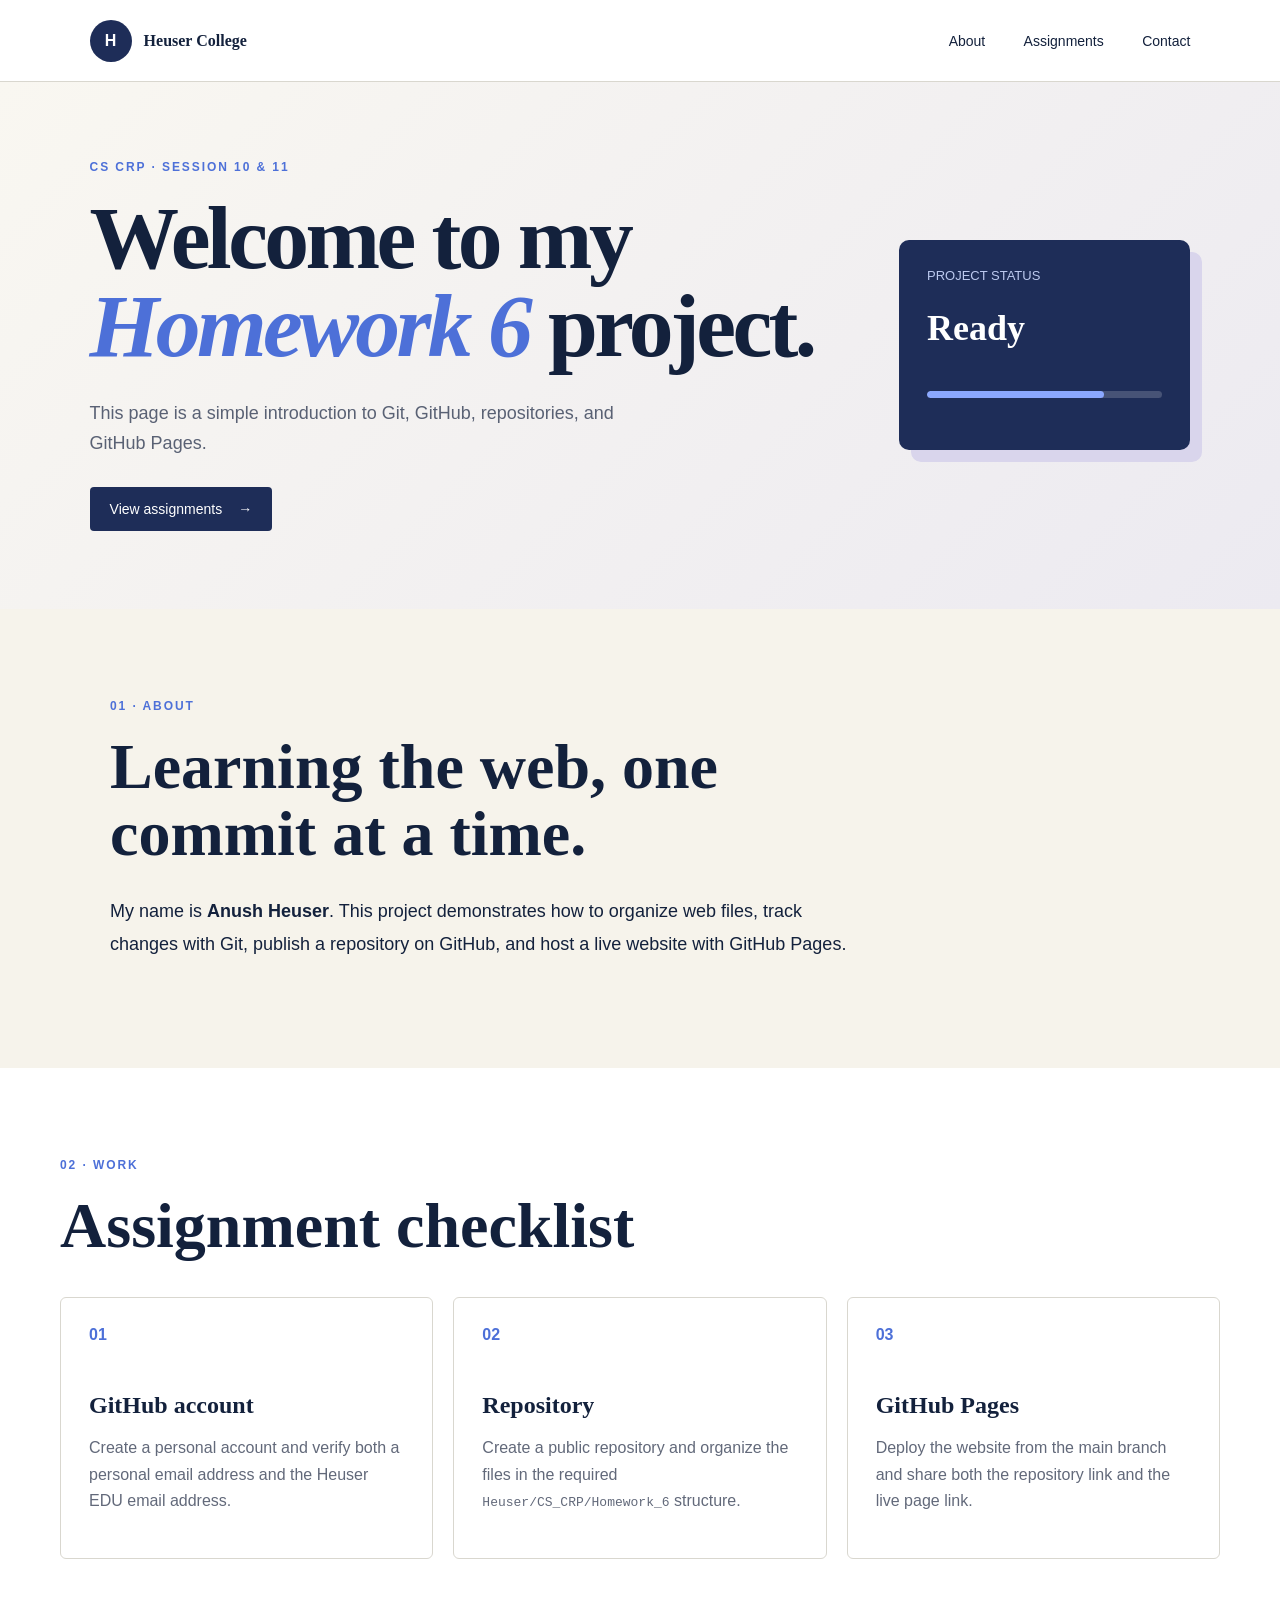
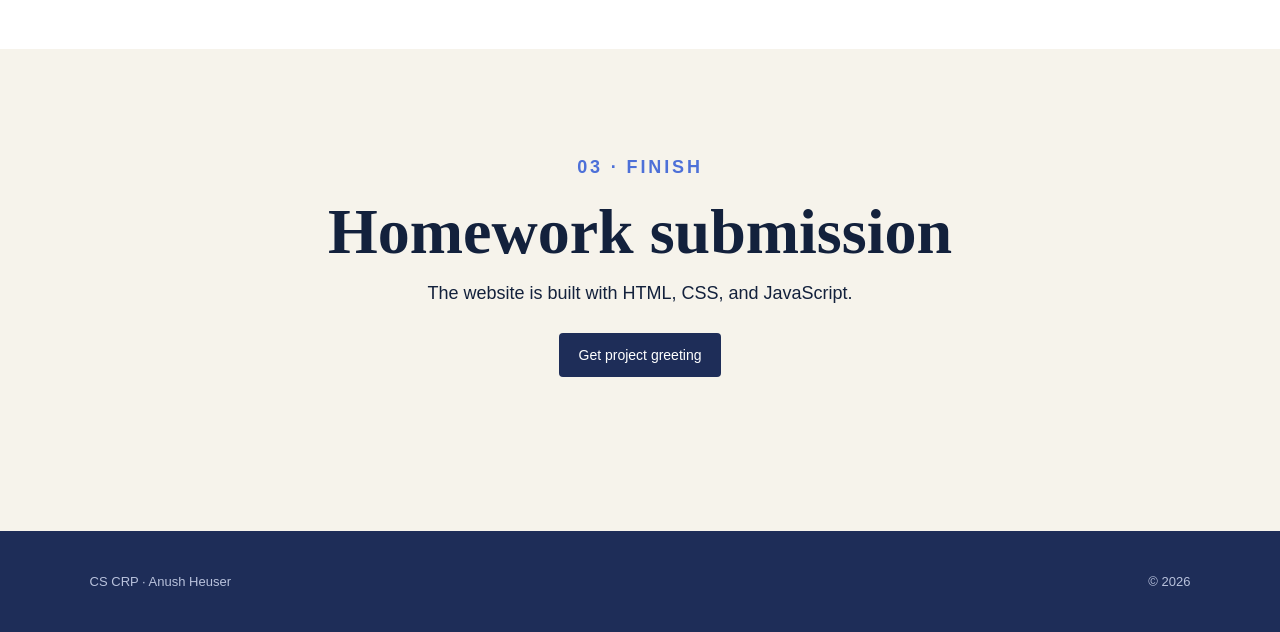
<file: Heuser/CS_CRP/Homework_6/index.html>
<!doctype html>
<html lang="en">
  <head>
    <meta charset="UTF-8">
    <meta name="viewport" content="width=device-width, initial-scale=1.0">
    <meta name="description" content="Anush Heuser's Computer Science homework website">
    <title>CS CRP | Heuser | Homework 6</title>
    <link rel="stylesheet" href="style.css">
  </head>
  <body>
    <header class="site-header">
      <a class="brand" href="#top" aria-label="Go to top">
        <span class="brand-mark">H</span>
        <span>Heuser College</span>
      </a>
      <nav aria-label="Main navigation">
        <a href="#about">About</a>
        <a href="#assignments">Assignments</a>
        <a href="#contact">Contact</a>
      </nav>
    </header>

    <main id="top">
      <section class="hero">
        <div class="hero-copy">
          <p class="eyebrow">CS CRP · Session 10 &amp; 11</p>
          <h1>Welcome to my<br><em>Homework 6</em> project.</h1>
          <p class="intro">This page is a simple introduction to Git, GitHub, repositories, and GitHub Pages.</p>
          <a class="button" href="#assignments">View assignments <span aria-hidden="true">→</span></a>
        </div>
        <div class="hero-card" aria-label="Project status">
          <p>Project status</p>
          <strong id="status">Ready</strong>
          <div class="progress"><span></span></div>
        </div>
      </section>

      <section id="about" class="section">
        <div class="section-heading">
          <p class="eyebrow">01 · About</p>
          <h2>Learning the web, one commit at a time.</h2>
        </div>
        <p>My name is <strong>Anush Heuser</strong>. This project demonstrates how to organize web files, track changes with Git, publish a repository on GitHub, and host a live website with GitHub Pages.</p>
      </section>

      <section id="assignments" class="section assignments">
        <div class="section-heading">
          <p class="eyebrow">02 · Work</p>
          <h2>Assignment checklist</h2>
        </div>
        <div class="card-grid">
          <article class="card">
            <span class="number">01</span>
            <h3>GitHub account</h3>
            <p>Create a personal account and verify both a personal email address and the Heuser EDU email address.</p>
          </article>
          <article class="card">
            <span class="number">02</span>
            <h3>Repository</h3>
            <p>Create a public repository and organize the files in the required <code>Heuser/CS_CRP/Homework_6</code> structure.</p>
          </article>
          <article class="card">
            <span class="number">03</span>
            <h3>GitHub Pages</h3>
            <p>Deploy the website from the main branch and share both the repository link and the live page link.</p>
          </article>
        </div>
      </section>

      <section id="contact" class="section contact">
        <p class="eyebrow">03 · Finish</p>
        <h2>Homework submission</h2>
        <p>The website is built with HTML, CSS, and JavaScript.</p>
        <button id="greeting-button" class="button" type="button">Get project greeting</button>
        <p id="greeting" role="status" aria-live="polite"></p>
      </section>
    </main>

    <footer>
      <p>CS CRP · Anush Heuser</p>
      <p id="year"></p>
    </footer>

    <script src="script.js"></script>
  </body>
</html>
</file>
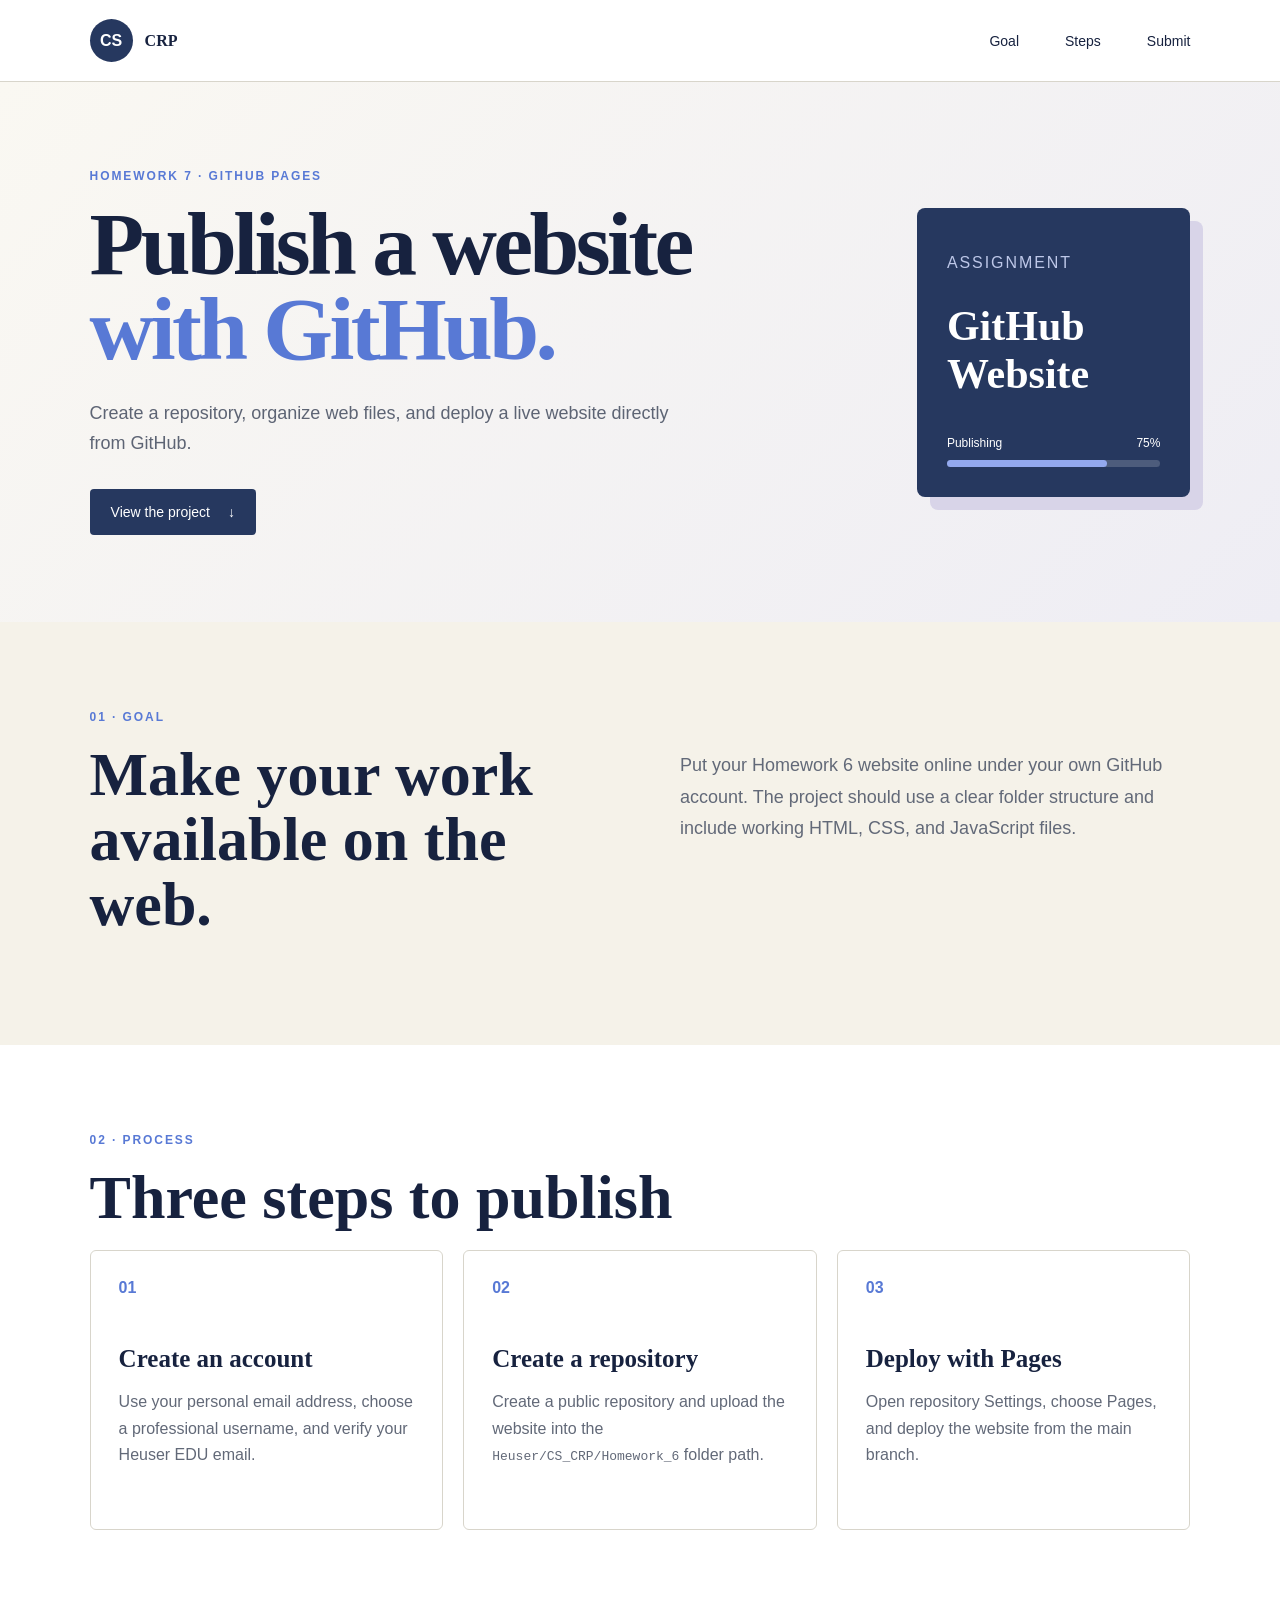
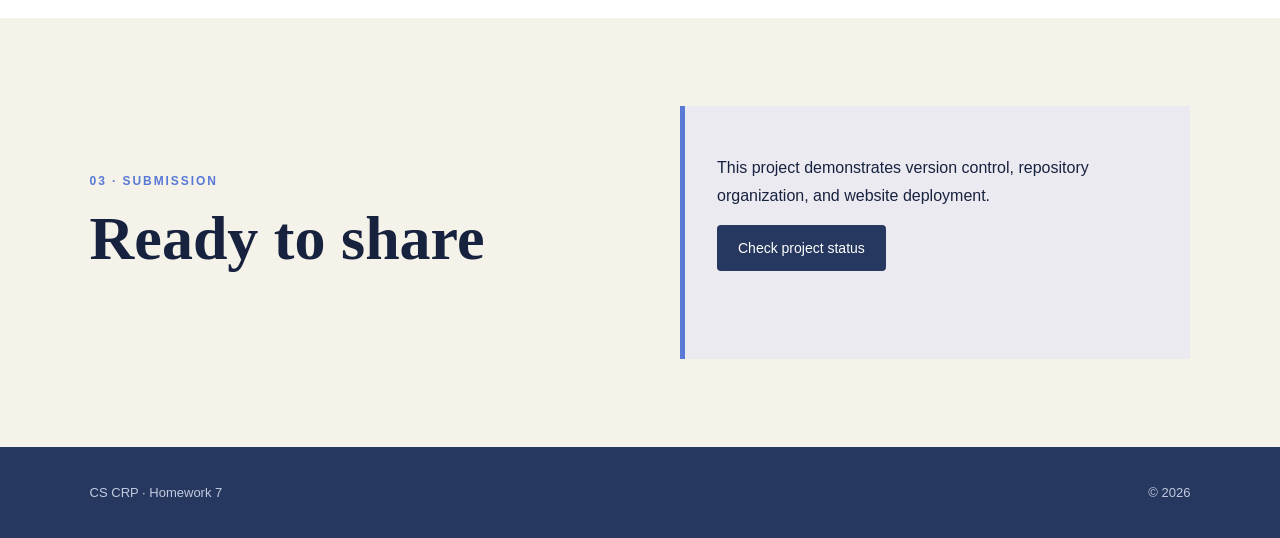
<file: Heuser/CS_CRP/Homework_7/index.html>
<!doctype html>
<html lang="en">
<head>
  <meta charset="UTF-8">
  <meta name="viewport" content="width=device-width, initial-scale=1.0">
  <meta name="description" content="Homework 7 website using GitHub Pages">
  <title>Homework 7 | GitHub Pages</title>
  <link rel="stylesheet" href="style.css">
</head>
<body>
  <header class="topbar">
    <a class="logo" href="#top" aria-label="Homework 7 home">
      <span class="logo-mark">CS</span>
      <span>CRP</span>
    </a>
    <nav aria-label="Primary navigation">
      <a href="#goal">Goal</a>
      <a href="#steps">Steps</a>
      <a href="#submit">Submit</a>
    </nav>
  </header>

  <main id="top">
    <section class="hero">
      <div class="hero-copy">
        <p class="eyebrow">Homework 7 · GitHub Pages</p>
        <h1>Publish a website<br><span>with GitHub.</span></h1>
        <p class="lead">Create a repository, organize web files, and deploy a live website directly from GitHub.</p>
        <a class="button" href="#goal">View the project <span aria-hidden="true">↓</span></a>
      </div>
      <div class="hero-panel" aria-label="Project overview">
        <p>Assignment</p>
        <strong>GitHub<br>Website</strong>
        <div class="status"><span>Publishing</span><span>75%</span></div>
        <div class="progress"><span></span></div>
      </div>
    </section>

    <section id="goal" class="section intro-section">
      <p class="eyebrow">01 · Goal</p>
      <div class="two-column">
        <h2>Make your work available on the web.</h2>
        <p>Put your Homework 6 website online under your own GitHub account. The project should use a clear folder structure and include working HTML, CSS, and JavaScript files.</p>
      </div>
    </section>

    <section id="steps" class="section steps">
      <p class="eyebrow">02 · Process</p>
      <h2>Three steps to publish</h2>
      <div class="cards">
        <article>
          <span>01</span>
          <h3>Create an account</h3>
          <p>Use your personal email address, choose a professional username, and verify your Heuser EDU email.</p>
        </article>
        <article>
          <span>02</span>
          <h3>Create a repository</h3>
          <p>Create a public repository and upload the website into the <code>Heuser/CS_CRP/Homework_6</code> folder path.</p>
        </article>
        <article>
          <span>03</span>
          <h3>Deploy with Pages</h3>
          <p>Open repository Settings, choose Pages, and deploy the website from the main branch.</p>
        </article>
      </div>
    </section>

    <section id="submit" class="section submit-section">
      <div>
        <p class="eyebrow">03 · Submission</p>
        <h2>Ready to share</h2>
      </div>
      <div class="submit-box">
        <p>This project demonstrates version control, repository organization, and website deployment.</p>
        <button id="check-button" type="button">Check project status</button>
        <p id="result" role="status" aria-live="polite"></p>
      </div>
    </section>
  </main>

  <footer>
    <p>CS CRP · Homework 7</p>
    <p id="year"></p>
  </footer>

  <script src="script.js"></script>
</body>
</html>
</file>
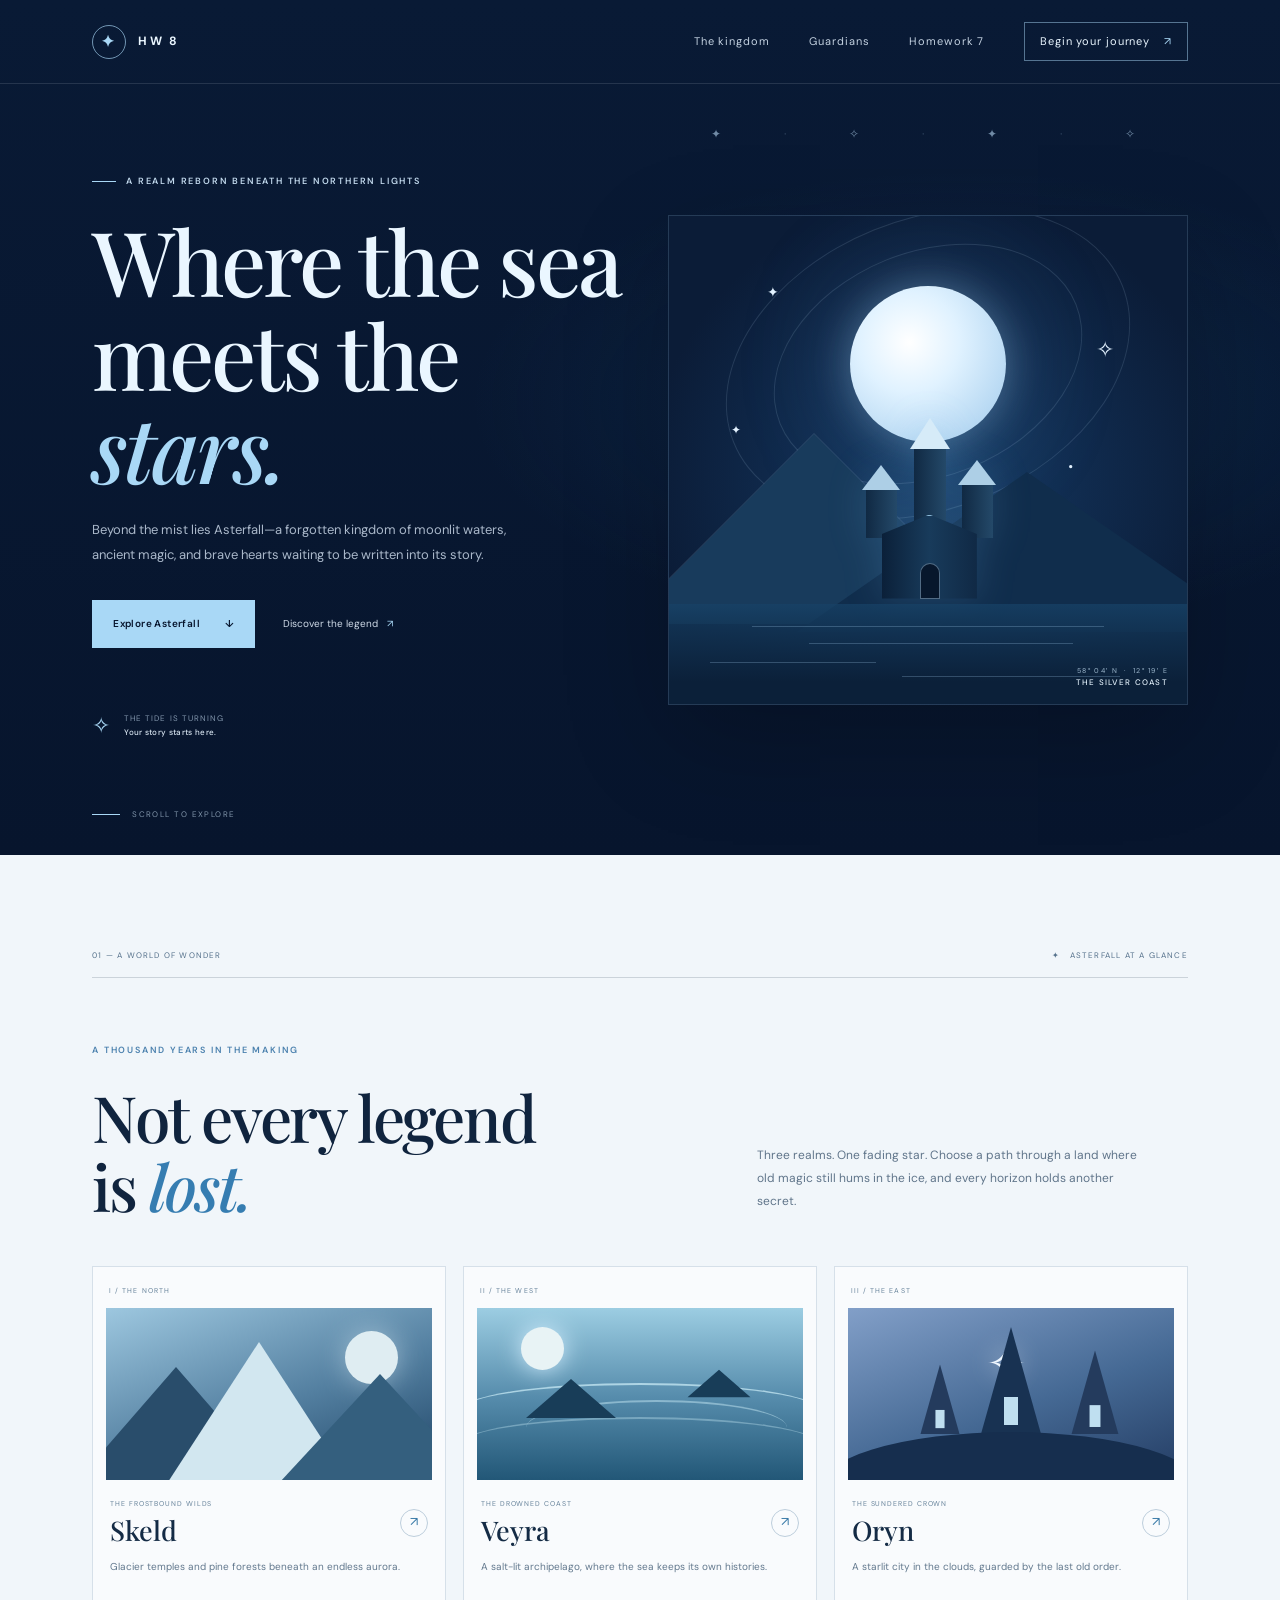
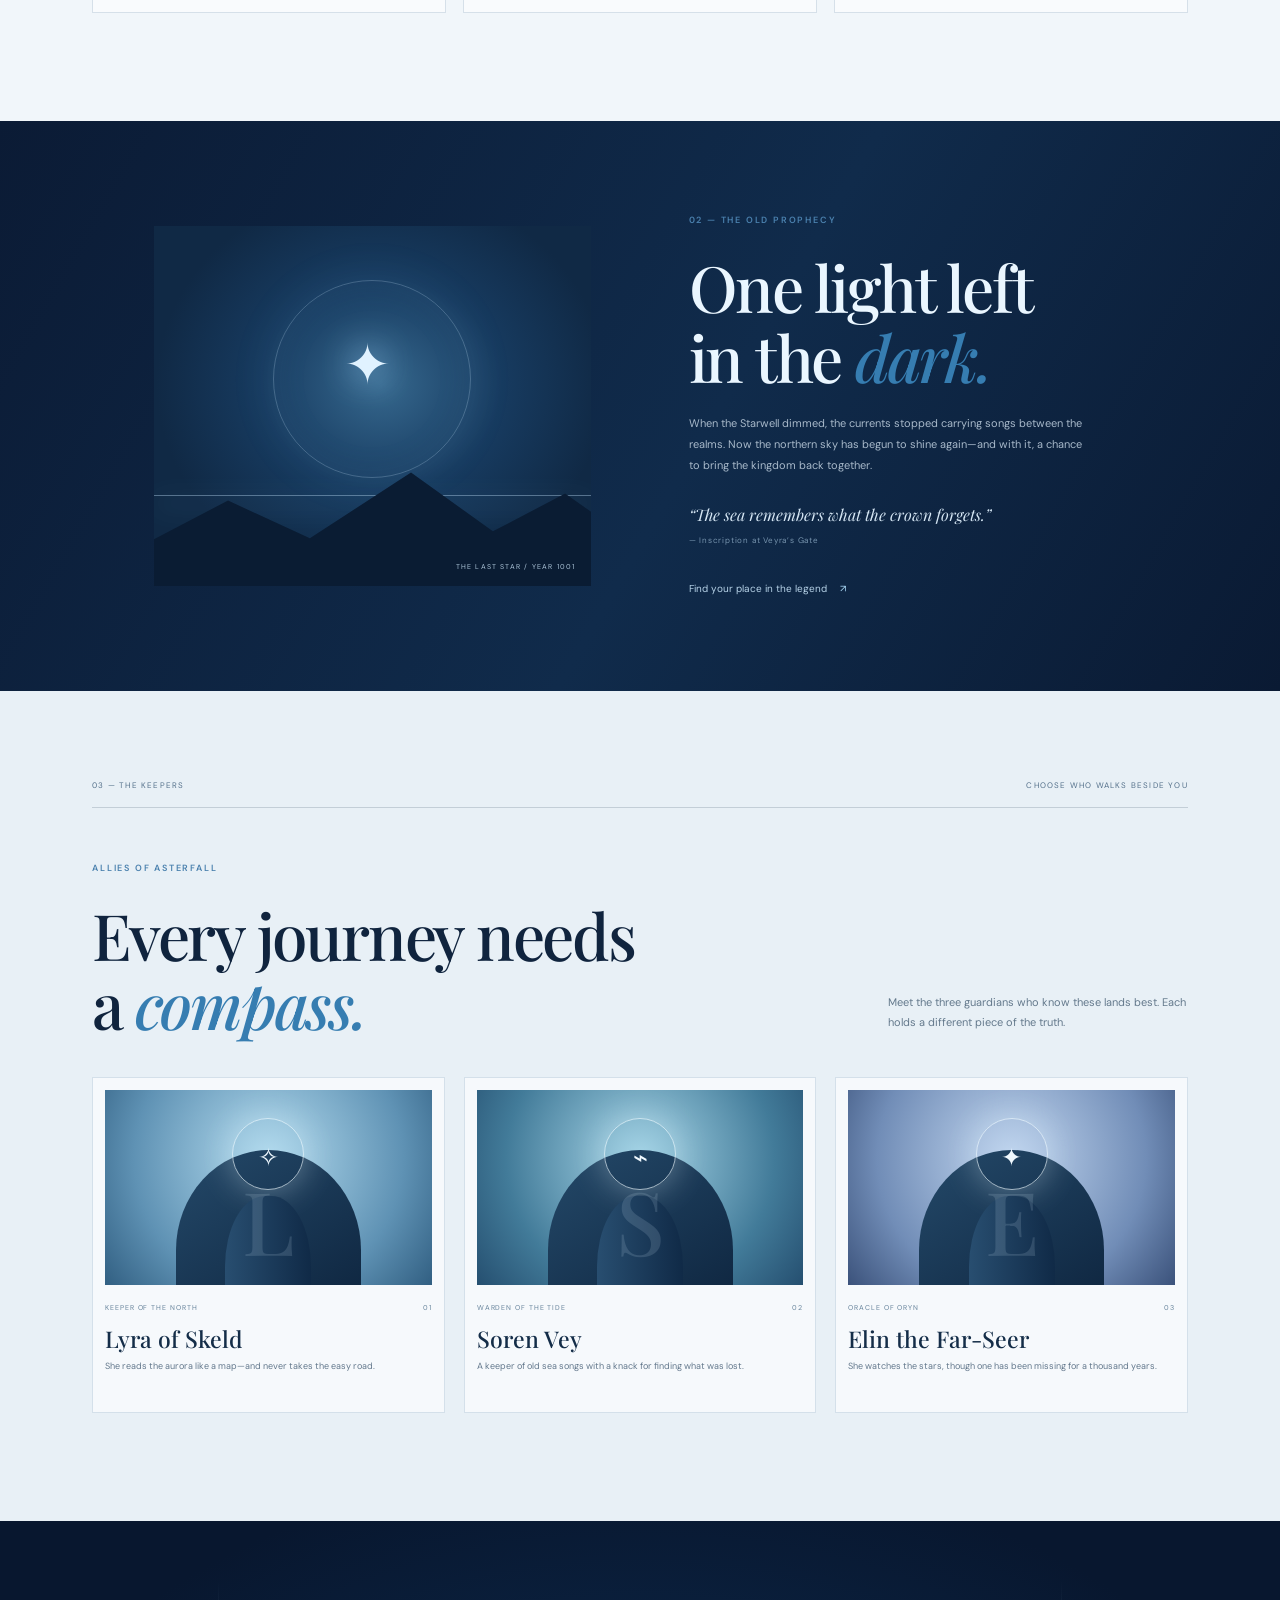
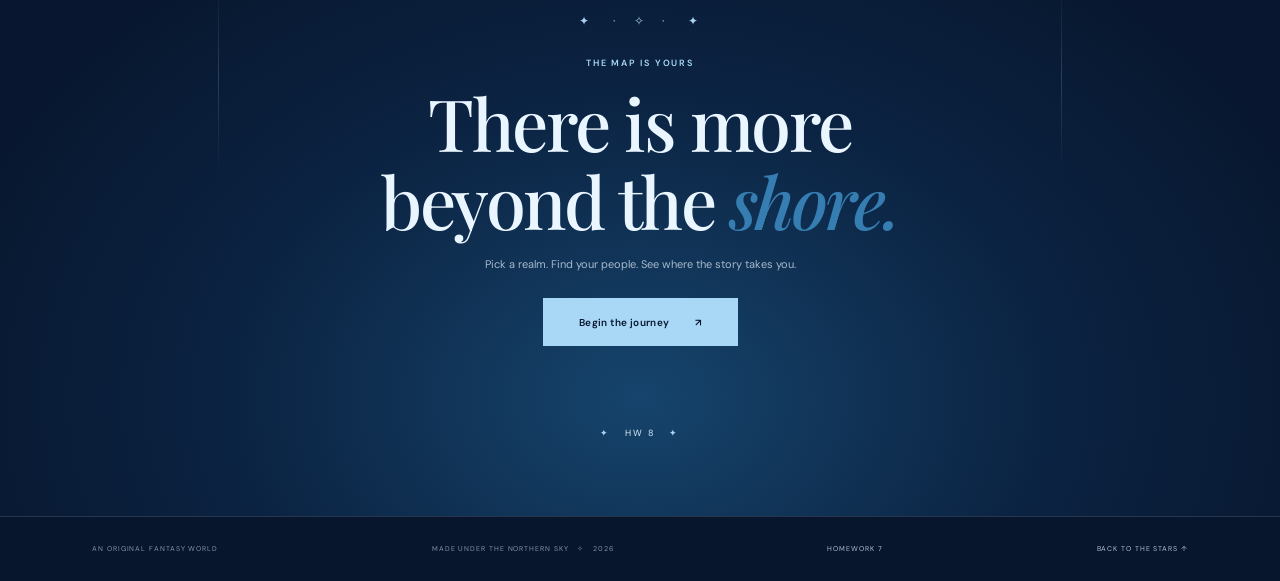
<file: Heuser/CS_CRP/Homework_8/index.html>
<!doctype html>
<html lang="en">
<head>
  <meta charset="UTF-8">
  <meta name="viewport" content="width=device-width, initial-scale=1.0">
  <meta name="theme-color" content="#07152d">
  <meta name="description" content="Discover the enchanted blue kingdom of Asterfall: explore its regions, meet its guardians, and begin your quest.">
  <title>HW 8 — Asterfall</title>
  <link rel="stylesheet" href="style.css">
</head>
<body>
  <div class="page-glow" aria-hidden="true"></div>
  <header class="site-header">
    <a class="wordmark" href="#home" aria-label="HW 8 home"><span class="crest">✦</span> HW 8</a>
    <button class="menu-toggle" id="menu-toggle" type="button" aria-expanded="false" aria-controls="main-nav" aria-label="Open navigation"><span></span><span></span></button>
    <nav id="main-nav" aria-label="Main navigation">
      <a href="#kingdom">The kingdom</a>
      <a href="#guardians">Guardians</a>
      <a href="../Homework_7/">Homework 7</a>
      <a class="nav-cta" href="#journey">Begin your journey <span aria-hidden="true">↗</span></a>
    </nav>
  </header>

  <main>
    <section class="hero" id="home">
      <div class="hero-stars" aria-hidden="true">✦ <span>·</span> ✧ <span>·</span> ✦ <span>·</span> ✧</div>
      <div class="hero-copy">
        <p class="kicker"><span></span> A realm reborn beneath the northern lights</p>
        <h1>Where the sea<br>meets the <em>stars.</em></h1>
        <p class="hero-description">Beyond the mist lies Asterfall—a forgotten kingdom of moonlit waters, ancient magic, and brave hearts waiting to be written into its story.</p>
        <div class="hero-actions">
          <a class="primary-button" href="#kingdom">Explore Asterfall <span aria-hidden="true">↓</span></a>
          <a class="quiet-link" href="#story">Discover the legend <span aria-hidden="true">↗</span></a>
        </div>
        <div class="hero-note"><span class="note-icon">✧</span><span>THE TIDE IS TURNING<br><strong>Your story starts here.</strong></span></div>
      </div>

      <div class="moon-scene" aria-label="Illustration of the moon rising over a fantasy kingdom">
        <div class="moon"></div>
        <div class="orbit orbit-one"></div><div class="orbit orbit-two"></div>
        <span class="spark spark-one">✦</span><span class="spark spark-two">✧</span><span class="spark spark-three">·</span><span class="spark spark-four">✦</span>
        <div class="mountains mountain-back"></div><div class="mountains mountain-front"></div>
        <div class="castle"><span class="tower t-one"></span><span class="tower t-two"></span><span class="tower t-three"></span><span class="castle-body"></span><span class="castle-door"></span></div>
        <div class="water"><div class="water-line line-one"></div><div class="water-line line-two"></div><div class="water-line line-three"></div><div class="water-line line-four"></div></div>
        <div class="scene-label"><span>58° 04′ N &nbsp;·&nbsp; 12° 19′ E</span><strong>THE SILVER COAST</strong></div>
      </div>
      <a class="scroll-cue" href="#kingdom"><span></span> SCROLL TO EXPLORE</a>
    </section>

    <section class="kingdom-section" id="kingdom">
      <div class="section-topline"><span>01 — A WORLD OF WONDER</span><span>✦ &nbsp; ASTERFALL AT A GLANCE</span></div>
      <div class="kingdom-intro">
        <div><p class="kicker blue-kicker">A thousand years in the making</p><h2>Not every legend<br>is <em>lost.</em></h2></div>
        <p class="intro-copy">Three realms. One fading star. Choose a path through a land where old magic still hums in the ice, and every horizon holds another secret.</p>
      </div>
      <div class="realm-grid">
        <article class="realm-card realm-frost">
          <span class="realm-number">I / THE NORTH</span><div class="realm-art frost-art" aria-hidden="true"><span class="sun-halo"></span><span class="peak peak-a"></span><span class="peak peak-b"></span><span class="peak peak-c"></span></div>
          <div class="realm-info"><div><p>THE FROSTBOUND WILDS</p><h3>Skeld</h3></div><span class="card-arrow">↗</span></div>
          <p class="realm-description">Glacier temples and pine forests beneath an endless aurora.</p>
        </article>
        <article class="realm-card realm-tide">
          <span class="realm-number">II / THE WEST</span><div class="realm-art tide-art" aria-hidden="true"><span class="tide-moon"></span><span class="island island-a"></span><span class="island island-b"></span><span class="tide-wave wave-a"></span><span class="tide-wave wave-b"></span><span class="tide-wave wave-c"></span></div>
          <div class="realm-info"><div><p>THE DROWNED COAST</p><h3>Veyra</h3></div><span class="card-arrow">↗</span></div>
          <p class="realm-description">A salt-lit archipelago, where the sea keeps its own histories.</p>
        </article>
        <article class="realm-card realm-star">
          <span class="realm-number">III / THE EAST</span><div class="realm-art star-art" aria-hidden="true"><span class="star-sun">✧</span><span class="spire spire-a"></span><span class="spire spire-b"></span><span class="spire spire-c"></span><span class="star-hill"></span></div>
          <div class="realm-info"><div><p>THE SUNDERED CROWN</p><h3>Oryn</h3></div><span class="card-arrow">↗</span></div>
          <p class="realm-description">A starlit city in the clouds, guarded by the last old order.</p>
        </article>
      </div>
    </section>

    <section class="story-section" id="story">
      <div class="story-art" aria-hidden="true"><span class="story-ring"></span><span class="story-star">✦</span><span class="story-horizon"></span><span class="story-mountain"></span><span class="story-caption">THE LAST STAR / YEAR 1001</span></div>
      <div class="story-copy"><p class="kicker blue-kicker">02 — THE OLD PROPHECY</p><h2>One light left<br>in the <em>dark.</em></h2><p>When the Starwell dimmed, the currents stopped carrying songs between the realms. Now the northern sky has begun to shine again—and with it, a chance to bring the kingdom back together.</p><blockquote>“The sea remembers what the crown forgets.”<cite>— Inscription at Veyra’s Gate</cite></blockquote><a class="text-link" href="#journey">Find your place in the legend <span>↗</span></a></div>
    </section>

    <section class="guardians-section" id="guardians">
      <div class="section-topline"><span>03 — THE KEEPERS</span><span>CHOOSE WHO WALKS BESIDE YOU</span></div>
      <div class="guardian-heading"><div><p class="kicker blue-kicker">Allies of Asterfall</p><h2>Every journey needs<br>a <em>compass.</em></h2></div><p>Meet the three guardians who know these lands best. Each holds a different piece of the truth.</p></div>
      <div class="guardian-grid">
        <article class="guardian-card"><div class="portrait portrait-lyra"><span class="portrait-glow"></span><span class="portrait-glyph">✧</span><span class="portrait-initial">L</span></div><div class="guardian-meta"><span>KEEPER OF THE NORTH</span><span>01</span></div><h3>Lyra of Skeld</h3><p>She reads the aurora like a map—and never takes the easy road.</p></article>
        <article class="guardian-card"><div class="portrait portrait-soren"><span class="portrait-glow"></span><span class="portrait-glyph">⌁</span><span class="portrait-initial">S</span></div><div class="guardian-meta"><span>WARDEN OF THE TIDE</span><span>02</span></div><h3>Soren Vey</h3><p>A keeper of old sea songs with a knack for finding what was lost.</p></article>
        <article class="guardian-card"><div class="portrait portrait-elin"><span class="portrait-glow"></span><span class="portrait-glyph">✦</span><span class="portrait-initial">E</span></div><div class="guardian-meta"><span>ORACLE OF ORYN</span><span>03</span></div><h3>Elin the Far-Seer</h3><p>She watches the stars, though one has been missing for a thousand years.</p></article>
      </div>
    </section>

    <section class="journey-section" id="journey">
      <div class="journey-stars" aria-hidden="true">✦ &nbsp;&nbsp; · &nbsp; ✧ &nbsp; · &nbsp;&nbsp; ✦</div>
      <p class="kicker">THE MAP IS YOURS</p><h2>There is more<br>beyond the <em>shore.</em></h2>
      <p class="journey-copy">Pick a realm. Find your people. See where the story takes you.</p>
      <button class="primary-button journey-button" id="journey-button" type="button">Begin the journey <span aria-hidden="true">↗</span></button>
      <p class="journey-message" id="journey-message" role="status" aria-live="polite"></p>
      <div class="footer-mark"><span>✦</span> HW 8 <span>✦</span></div>
    </section>
  </main>

  <footer class="site-footer"><span>AN ORIGINAL FANTASY WORLD</span><span>MADE UNDER THE NORTHERN SKY &nbsp; ✧ &nbsp; <span id="year"></span></span><a href="../Homework_7/">HOMEWORK 7</a><a href="#home">BACK TO THE STARS ↑</a></footer>
  <script src="script.js"></script>
</body>
</html>
</file>
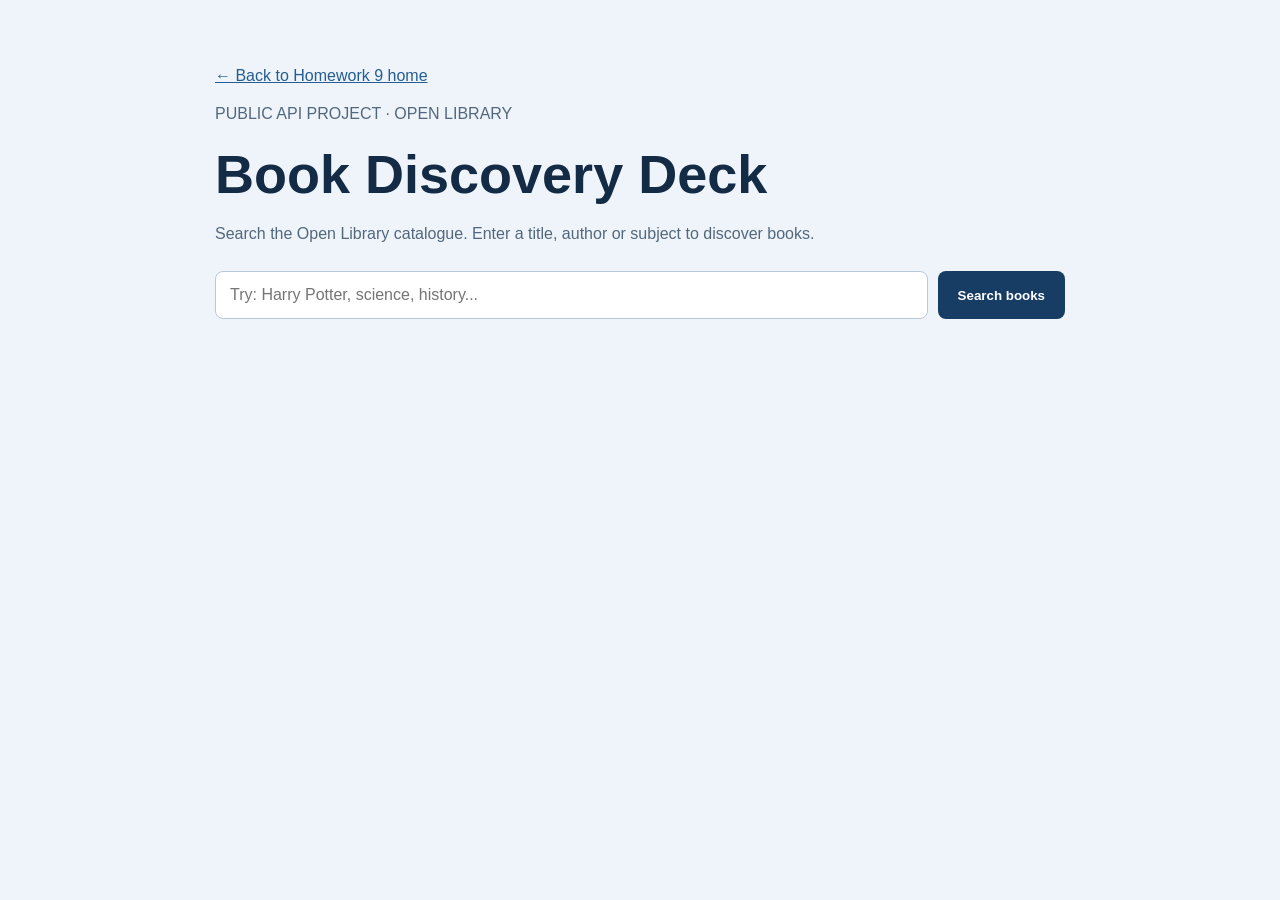
<file: Heuser/CS_CRP/Homework_9/api/index.html>
<!doctype html>
<html lang="en">
<head>
<meta charset="utf-8"><meta name="viewport" content="width=device-width, initial-scale=1">
<title>Book Discovery | Homework 9</title>
<style>
*{box-sizing:border-box}body{margin:0;padding:32px 18px;background:#eef4fa;color:#142b45;font-family:Arial,sans-serif}
main{max-width:850px;margin:35px auto}a{color:#245d91}h1{font-size:clamp(34px,7vw,54px);margin:12px 0}
p{line-height:1.6;color:#53677c}.search{display:flex;gap:10px;margin:25px 0}.search input{flex:1;min-width:0;padding:14px;border:1px solid #b9c9d8;border-radius:8px;font-size:16px}
button{padding:14px 20px;border:0;border-radius:8px;background:#173d64;color:white;font-weight:bold;cursor:pointer}
#results{display:grid;gap:12px}.book{padding:17px;background:white;border:1px solid #d5e0e9;border-radius:10px}.book h2{font-size:18px;margin:0 0 7px}.muted{font-size:13px;color:#6b7f91}
@media(max-width:520px){.search{flex-direction:column}}
</style></head>
<body><main>
<a href="/">← Back to Homework 9 home</a>
<p>PUBLIC API PROJECT · OPEN LIBRARY</p><h1>Book Discovery Deck</h1>
<p>Search the Open Library catalogue. Enter a title, author or subject to discover books.</p>
<form class="search" id="search-form"><input id="query" name="q" placeholder="Try: Harry Potter, science, history..." required><button>Search books</button></form>
<p id="status" aria-live="polite"></p><section id="results"></section>
<script>
const form=document.querySelector('#search-form'), query=document.querySelector('#query'), status=document.querySelector('#status'), results=document.querySelector('#results');
form.addEventListener('submit',async event=>{
 event.preventDefault(); const term=query.value.trim(); if(!term)return;
 status.textContent='Searching the Open Library catalogue…'; results.innerHTML='';
 try{
  const response=await fetch('/api/search?q='+encodeURIComponent(term));
  const data=await response.json(); if(!response.ok)throw new Error(data.error||'Search failed');
  if(!data.books.length){status.textContent='No books found. Try another search.';return}
  status.textContent='Found '+data.books.length+' results.';
  data.books.forEach(book=>{
   const article=document.createElement('article');article.className='book';
   const title=document.createElement('h2');title.textContent=book.title;
   const author=document.createElement('p');author.className='muted';author.textContent='Author: '+(book.author||'Not listed')+' · First published: '+(book.year||'Unknown');
   article.append(title,author);
   if(book.url){const link=document.createElement('a');link.href=book.url;link.target='_blank';link.rel='noopener noreferrer';link.textContent='View on Open Library';article.append(link)}
   results.append(article);
  });
 }catch(error){status.textContent='Sorry, the search is unavailable right now. Please try again.';}
});
</script></main></body></html>
</file>
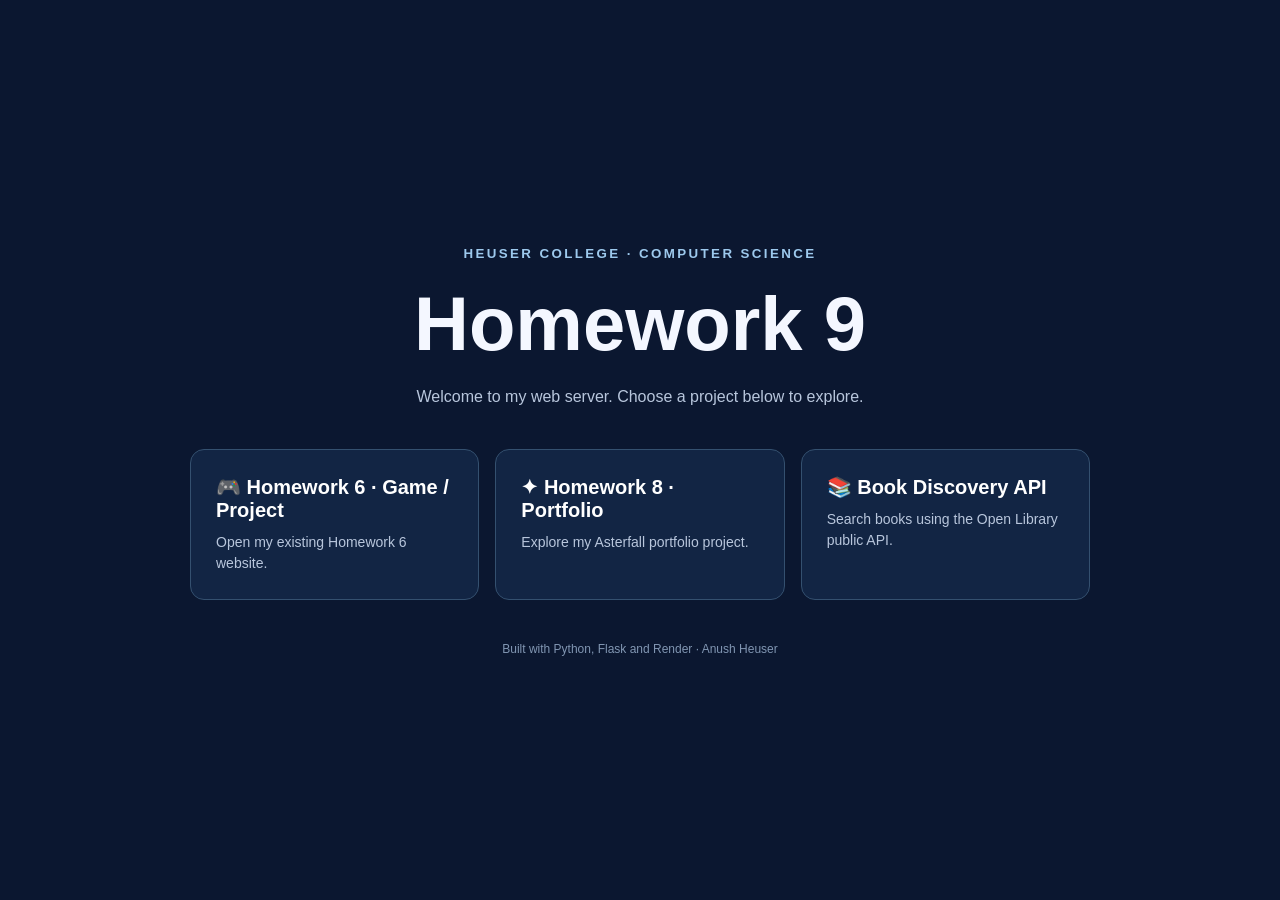
<file: Heuser/CS_CRP/Homework_9/home/index.html>
<!doctype html>
<html lang="en">
<head>
  <meta charset="utf-8">
  <meta name="viewport" content="width=device-width, initial-scale=1">
  <title>Homework 9 | Heuser College</title>
  <style>
    *{box-sizing:border-box}body{margin:0;min-height:100vh;background:#0b1730;color:#f4f7ff;font-family:Arial,sans-serif;display:grid;place-items:center;padding:24px}
    main{width:min(900px,100%);text-align:center}small{color:#9dc9ed;letter-spacing:.18em;font-weight:bold}h1{font-size:clamp(42px,8vw,76px);margin:18px 0 12px}p{color:#b8c6dc;line-height:1.7}
    .cards{display:grid;grid-template-columns:repeat(auto-fit,minmax(210px,1fr));gap:16px;margin-top:38px;text-align:left}
    a{display:block;padding:25px;border:1px solid #34506f;border-radius:14px;background:#122544;color:white;text-decoration:none;transition:.2s}
    a:hover{transform:translateY(-4px);border-color:#9dc9ed;background:#183354}a strong{display:block;font-size:20px;margin-bottom:10px}a span{color:#b8c6dc;font-size:14px;line-height:1.5}
    footer{margin-top:42px;color:#8196b2;font-size:12px}
  </style>
</head>
<body><main>
  <small>HEUSER COLLEGE · COMPUTER SCIENCE</small>
  <h1>Homework 9</h1>
  <p>Welcome to my web server. Choose a project below to explore.</p>
  <section class="cards">
    <a href="/game"><strong>🎮 Homework 6 · Game / Project</strong><span>Open my existing Homework 6 website.</span></a>
    <a href="/portfolio"><strong>✦ Homework 8 · Portfolio</strong><span>Explore my Asterfall portfolio project.</span></a>
    <a href="/api"><strong>📚 Book Discovery API</strong><span>Search books using the Open Library public API.</span></a>
  </section>
  <footer>Built with Python, Flask and Render · Anush Heuser</footer>
</main></body></html>
</file>
<file: Heuser/CS_CRP/Homework_6/style.css>
:root {
  --ink: #13213c;
  --navy: #1e2d58;
  --blue: #4d70d8;
  --cream: #f6f3eb;
  --white: #ffffff;
  --line: #d9d7cf;
}

* { box-sizing: border-box; }

html { scroll-behavior: smooth; }

body {
  margin: 0;
  color: var(--ink);
  background: var(--cream);
  font-family: Georgia, "Times New Roman", serif;
}

.site-header {
  min-height: 82px;
  padding: 18px clamp(24px, 7vw, 100px);
  display: flex;
  align-items: center;
  justify-content: space-between;
  background: var(--white);
  border-bottom: 1px solid var(--line);
}

.brand {
  display: flex;
  align-items: center;
  gap: 12px;
  color: var(--ink);
  text-decoration: none;
  font-weight: 700;
}

.brand-mark {
  width: 42px;
  height: 42px;
  display: grid;
  place-items: center;
  color: var(--white);
  background: var(--navy);
  border-radius: 50%;
  font-family: Arial, sans-serif;
}

nav { display: flex; gap: clamp(18px, 3vw, 44px); }

nav a {
  color: var(--ink);
  text-decoration: none;
  font-family: Arial, sans-serif;
  font-size: 14px;
}

nav a:hover { color: var(--blue); }

.hero {
  min-height: 520px;
  padding: 78px clamp(24px, 7vw, 100px);
  display: grid;
  grid-template-columns: minmax(0, 1.8fr) minmax(220px, 0.7fr);
  align-items: center;
  gap: 60px;
  background: linear-gradient(135deg, #f9f7f1 0%, #eceaf1 100%);
}

.eyebrow {
  margin: 0 0 20px;
  color: var(--blue);
  font-family: Arial, sans-serif;
  font-size: 12px;
  font-weight: 700;
  letter-spacing: 0.16em;
  text-transform: uppercase;
}

h1 {
  max-width: 760px;
  margin: 0;
  font-size: clamp(48px, 7vw, 92px);
  line-height: 0.98;
  letter-spacing: -0.04em;
}

h1 em { color: var(--blue); }

.intro {
  max-width: 560px;
  margin: 28px 0;
  color: #596174;
  font-family: Arial, sans-serif;
  font-size: 18px;
  line-height: 1.7;
}

.button {
  display: inline-flex;
  align-items: center;
  gap: 16px;
  padding: 14px 20px;
  border: 0;
  border-radius: 4px;
  color: var(--white);
  background: var(--navy);
  text-decoration: none;
  font-family: Arial, sans-serif;
  font-size: 14px;
  cursor: pointer;
}

.button:hover { background: var(--blue); }

.hero-card {
  min-height: 210px;
  padding: 28px;
  color: var(--white);
  background: var(--navy);
  border-radius: 10px;
  box-shadow: 12px 12px 0 #d9d5ec;
}

.hero-card p {
  margin: 0 0 24px;
  color: #bcc9ef;
  font-family: Arial, sans-serif;
  font-size: 13px;
  text-transform: uppercase;
}

.hero-card strong { font-size: 36px; }

.progress {
  height: 7px;
  margin-top: 42px;
  overflow: hidden;
  background: rgba(255, 255, 255, 0.18);
  border-radius: 20px;
}

.progress span {
  display: block;
  width: 75%;
  height: 100%;
  background: #8ba8ff;
  border-radius: 20px;
}

.section {
  max-width: 1180px;
  margin: 0 auto;
  padding: 90px clamp(24px, 7vw, 60px);
}

.section-heading { max-width: 720px; }

.section h2 {
  margin: 0 0 28px;
  font-size: clamp(38px, 5vw, 64px);
  line-height: 1.05;
}

.section > p {
  max-width: 760px;
  font-family: Arial, sans-serif;
  font-size: 18px;
  line-height: 1.8;
}

.assignments { max-width: none; background: var(--white); }

.assignments .section-heading { max-width: 1180px; margin: 0 auto 38px; }

.card-grid {
  max-width: 1180px;
  margin: 0 auto;
  display: grid;
  grid-template-columns: repeat(3, 1fr);
  gap: 20px;
}

.card {
  min-height: 260px;
  padding: 28px;
  border: 1px solid var(--line);
  border-radius: 6px;
}

.card:hover { border-color: var(--blue); transform: translateY(-4px); }

.number {
  display: block;
  margin-bottom: 48px;
  color: var(--blue);
  font-family: Arial, sans-serif;
  font-weight: 700;
}

.card h3 { margin: 0 0 12px; font-size: 24px; }

.card p {
  color: #62697a;
  font-family: Arial, sans-serif;
  line-height: 1.65;
}

.contact { text-align: center; }

.contact .eyebrow { margin-bottom: 14px; }

.contact h2 { margin-bottom: 12px; }

.contact > p { margin: 12px auto 24px; }

#greeting { min-height: 28px; color: var(--blue); font-weight: 700; }

footer {
  padding: 30px clamp(24px, 7vw, 100px);
  display: flex;
  justify-content: space-between;
  color: #b9c2dc;
  background: var(--navy);
  font-family: Arial, sans-serif;
  font-size: 13px;
}

@media (max-width: 760px) {
  .site-header { align-items: flex-start; }
  nav { display: none; }
  .hero { grid-template-columns: 1fr; gap: 42px; }
  .hero-card { max-width: 280px; }
  .card-grid { grid-template-columns: 1fr; }
  footer { gap: 20px; }
}
</file>
<file: Heuser/CS_CRP/Homework_7/style.css>
:root {
  --ink: #17223f;
  --navy: #26385f;
  --blue: #5879d5;
  --paper: #f5f2e9;
  --white: #fff;
  --line: #d8d5cb;
}

* { box-sizing: border-box; }

html { scroll-behavior: smooth; }

body {
  margin: 0;
  color: var(--ink);
  background: var(--paper);
  font-family: Georgia, "Times New Roman", serif;
}

.topbar {
  height: 82px;
  padding: 0 clamp(24px, 7vw, 100px);
  display: flex;
  align-items: center;
  justify-content: space-between;
  background: var(--white);
  border-bottom: 1px solid var(--line);
}

.logo {
  display: flex;
  align-items: center;
  gap: 12px;
  color: var(--ink);
  text-decoration: none;
  font-weight: 700;
}

.logo-mark {
  width: 43px;
  height: 43px;
  display: grid;
  place-items: center;
  color: var(--white);
  background: var(--navy);
  border-radius: 50%;
  font-family: Arial, sans-serif;
}

nav { display: flex; gap: clamp(20px, 4vw, 46px); }
nav a {
  color: var(--ink);
  font-family: Arial, sans-serif;
  font-size: 14px;
  text-decoration: none;
}
nav a:hover { color: var(--blue); }

.hero {
  min-height: 540px;
  padding: 74px clamp(24px, 7vw, 100px);
  display: grid;
  grid-template-columns: minmax(0, 1.8fr) minmax(240px, 0.65fr);
  align-items: center;
  gap: 70px;
  background: linear-gradient(135deg, #faf8f2, #eeedf4);
}

.eyebrow {
  margin: 0 0 18px;
  color: var(--blue);
  font-family: Arial, sans-serif;
  font-size: 12px;
  font-weight: 700;
  letter-spacing: 0.16em;
  text-transform: uppercase;
}

h1, h2, h3 { margin-top: 0; }

h1 {
  margin-bottom: 26px;
  font-size: clamp(50px, 7vw, 90px);
  line-height: 0.95;
  letter-spacing: -0.04em;
}

h1 span { color: var(--blue); }

.lead {
  max-width: 610px;
  margin: 0 0 30px;
  color: #5d6474;
  font-family: Arial, sans-serif;
  font-size: 18px;
  line-height: 1.7;
}

.button, #check-button {
  display: inline-flex;
  align-items: center;
  gap: 18px;
  padding: 15px 21px;
  border: 0;
  border-radius: 4px;
  color: var(--white);
  background: var(--navy);
  font-family: Arial, sans-serif;
  font-size: 14px;
  text-decoration: none;
  cursor: pointer;
}

.button:hover, #check-button:hover { background: var(--blue); }

.hero-panel {
  min-height: 280px;
  padding: 30px;
  color: var(--white);
  background: var(--navy);
  border-radius: 8px;
  box-shadow: 13px 13px 0 #d8d4e8;
}

.hero-panel > p {
  color: #bdc7e8;
  font-family: Arial, sans-serif;
  text-transform: uppercase;
  letter-spacing: 0.12em;
}

.hero-panel strong { display: block; margin-top: 30px; font-size: 42px; }
.status {
  margin-top: 38px;
  display: flex;
  justify-content: space-between;
  font-family: Arial, sans-serif;
  font-size: 12px;
}
.progress { height: 7px; margin-top: 10px; background: rgba(255,255,255,.18); border-radius: 10px; }
.progress span { display: block; width: 75%; height: 100%; background: #93a9ef; border-radius: 10px; }

.section { padding: 88px clamp(24px, 7vw, 100px); }
.intro-section { background: var(--paper); }
.two-column {
  display: grid;
  grid-template-columns: 1fr 1fr;
  gap: 80px;
  align-items: start;
}

.two-column h2, .steps h2, .submit-section h2 {
  margin-bottom: 20px;
  font-size: clamp(38px, 5vw, 62px);
  line-height: 1.05;
}

.two-column p {
  margin: 8px 0 0;
  color: #626978;
  font-family: Arial, sans-serif;
  font-size: 18px;
  line-height: 1.75;
}

.steps { background: var(--white); }
.steps h2 { max-width: 650px; }
.cards {
  display: grid;
  grid-template-columns: repeat(3, 1fr);
  gap: 20px;
}
.cards article {
  min-height: 280px;
  padding: 28px;
  border: 1px solid var(--line);
  border-radius: 6px;
}
.cards article:hover { border-color: var(--blue); transform: translateY(-4px); }
.cards span {
  display: block;
  margin-bottom: 48px;
  color: var(--blue);
  font-family: Arial, sans-serif;
  font-weight: 700;
}
.cards h3 { margin-bottom: 12px; font-size: 25px; }
.cards p { color: #626978; font-family: Arial, sans-serif; line-height: 1.65; }

.submit-section {
  display: grid;
  grid-template-columns: 1fr 1fr;
  gap: 80px;
  align-items: center;
}
.submit-box { padding: 32px; background: #eceaf1; border-left: 5px solid var(--blue); }
.submit-box p { font-family: Arial, sans-serif; line-height: 1.7; }
#result { min-height: 24px; color: var(--blue); font-weight: 700; }

footer {
  min-height: 88px;
  padding: 25px clamp(24px, 7vw, 100px);
  display: flex;
  align-items: center;
  justify-content: space-between;
  color: #c3cae1;
  background: var(--navy);
  font-family: Arial, sans-serif;
  font-size: 13px;
}

@media (max-width: 760px) {
  nav { display: none; }
  .hero { grid-template-columns: 1fr; }
  .hero-panel { max-width: 330px; }
  .two-column, .submit-section { grid-template-columns: 1fr; gap: 24px; }
  .cards { grid-template-columns: 1fr; }
}
</file>
<file: Heuser/CS_CRP/Homework_8/style.css>
@import url('https://fonts.googleapis.com/css2?family=DM+Sans:wght@400;500;600;700&family=Playfair+Display:ital,wght@0,500;0,600;0,700;1,500;1,600&display=swap');

:root{--night:#07152d;--deep:#0a1d3c;--blue:#174777;--ice:#a9d8f6;--pale:#eaf6ff;--muted:#a5b5c9;--line:rgba(193,220,246,.17);--serif:'Playfair Display',Georgia,serif;--sans:'DM Sans',Arial,sans-serif}
*{box-sizing:border-box}
html{scroll-behavior:smooth;scroll-padding-top:82px}
body{margin:0;background:var(--night);color:var(--pale);font-family:var(--sans);font-size:15px;line-height:1.6}
a{color:inherit}
.page-glow{position:fixed;inset:0;pointer-events:none;z-index:-1;background:radial-gradient(ellipse at 75% 4%,rgba(36,103,159,.14),transparent 36%)}
.site-header{position:absolute;z-index:5;top:0;left:0;width:100%;height:84px;padding:0 7.2%;display:flex;align-items:center;justify-content:space-between;border-bottom:1px solid rgba(232,246,255,.12)}
.wordmark{display:flex;align-items:center;gap:12px;text-decoration:none;font-size:12px;font-weight:700;letter-spacing:.2em}
.crest{display:grid;place-items:center;width:34px;height:34px;border:1px solid rgba(169,216,246,.65);border-radius:50%;color:var(--ice);font-size:16px}
.site-header nav{display:flex;align-items:center;gap:40px}
.site-header nav a{font-size:11px;letter-spacing:.08em;text-decoration:none;color:#c3d1e0;transition:color .2s}
.site-header nav a:hover,.quiet-link:hover,.text-link:hover{color:white}
.site-header nav .nav-cta{padding:10px 15px;border:1px solid rgba(169,216,246,.48);color:var(--pale)}
.nav-cta span{margin-left:10px;color:var(--ice)}
.menu-toggle{display:none}
.hero{position:relative;min-height:790px;padding:174px 7.2% 110px;display:grid;grid-template-columns:1fr .95fr;align-items:center;overflow:hidden;background:radial-gradient(ellipse at 75% 47%,rgba(28,85,136,.23),transparent 36%),linear-gradient(180deg,#091a35,#07152d)}
.hero-copy{position:relative;z-index:2;max-width:570px}
.kicker{margin:0 0 25px;color:var(--ice);font-size:9px;font-weight:600;letter-spacing:.2em;text-transform:uppercase}
.hero .kicker{display:flex;align-items:center;gap:10px;color:#c1d8ec}
.hero .kicker span{width:24px;height:1px;background:var(--ice)}
h1,h2,h3,p{margin-top:0}
h1,h2{font-family:var(--serif);font-weight:500;letter-spacing:-.035em}
h1{margin-bottom:24px;font-size:clamp(58px,7vw,100px);line-height:1.04}
h1 em,h2 em{color:var(--ice);font-weight:500}
.hero-description{max-width:430px;color:#aab8ca;font-size:13px;line-height:1.95}
.hero-actions{display:flex;align-items:center;gap:28px;margin-top:32px}
.primary-button{min-height:48px;padding:0 20px;display:inline-flex;align-items:center;justify-content:center;gap:25px;border:1px solid #a9d8f6;background:#a9d8f6;color:#07152d;font:600 10px var(--sans);letter-spacing:.04em;text-decoration:none;cursor:pointer;transition:background .2s,color .2s,transform .2s}
.primary-button:hover{background:#d9f0ff;transform:translateY(-2px)}
.quiet-link,.text-link{color:#d0dbe8;font-size:10px;text-decoration:none;transition:color .2s}
.quiet-link span{padding-left:6px;color:var(--ice)}
.hero-note{display:flex;align-items:center;gap:13px;margin-top:58px;color:#8296ac;font-size:8px;line-height:1.8;letter-spacing:.13em}
.hero-note strong{color:#dce9f5;font-weight:500;letter-spacing:.04em}
.note-icon{color:var(--ice);font-size:22px}
.hero-stars{position:absolute;top:125px;right:9%;color:rgba(188,220,248,.58);font-size:12px;letter-spacing:30px}
.hero-stars span{color:rgba(188,220,248,.25)}
.moon-scene{position:relative;justify-self:end;width:min(100%,520px);height:490px;overflow:hidden;background:radial-gradient(ellipse at 52% 54%,#163c65 0%,#102b4e 38%,#0b1c37 76%);border:1px solid rgba(173,216,246,.16);box-shadow:0 35px 100px rgba(0,0,0,.2)}
.moon{position:absolute;top:70px;left:calc(50% - 78px);width:156px;height:156px;border-radius:50%;background:radial-gradient(circle at 38% 36%,#fff 0%,#e0f2ff 36%,#9ec9eb 100%);box-shadow:0 0 40px rgba(180,223,255,.32),0 0 115px rgba(106,171,226,.27)}
.orbit{position:absolute;left:50%;top:148px;border:1px solid rgba(202,230,252,.13);border-radius:50%;transform:translate(-50%,-50%) rotate(-22deg)}
.orbit-one{width:320px;height:225px}.orbit-two{width:420px;height:290px}
.spark{position:absolute;z-index:1;color:#e3f2ff}.spark-one{top:65px;left:19%;font-size:14px}.spark-two{top:116px;right:14%;font-size:22px}.spark-three{top:47%;right:22%;font-size:28px}.spark-four{top:42%;left:12%;font-size:12px}
.mountains{position:absolute;z-index:1;bottom:80px;width:0;height:0;border-left:190px solid transparent;border-right:190px solid transparent}
.mountain-back{left:-45px;border-bottom:190px solid #183b5c;filter:drop-shadow(0 -1px 0 rgba(198,228,248,.15))}
.mountain-front{right:-70px;bottom:72px;border-left-width:230px;border-right-width:230px;border-bottom:160px solid #102d4c}
.castle{position:absolute;z-index:2;left:50%;bottom:105px;width:156px;height:137px;transform:translateX(-50%);filter:drop-shadow(0 0 18px rgba(113,183,236,.18))}
.castle-body{position:absolute;bottom:0;left:32px;width:95px;height:84px;background:linear-gradient(90deg,#0b2039,#183b5b 50%,#102945);clip-path:polygon(0 23%,50% 0,100% 23%,100% 100%,0 100%);border-top:1px solid #8bb9d8}
.tower{position:absolute;bottom:61px;width:31px;background:linear-gradient(90deg,#102943,#244969)}
.tower:before{content:'';position:absolute;top:-23px;left:-4px;border-left:19px solid transparent;border-right:19px solid transparent;border-bottom:25px solid #adcfe6}
.t-one{left:16px;height:50px}.t-two{left:64px;bottom:78px;height:74px;width:32px}.t-two:before{top:-29px;border-left-width:20px;border-right-width:20px;border-bottom:31px solid #d6ebf8}.t-three{right:13px;height:55px}
.castle-door{position:absolute;z-index:2;bottom:0;left:70px;width:20px;height:36px;border-radius:12px 12px 0 0;background:#07172c;border:1px solid rgba(179,219,248,.43)}
.water{position:absolute;z-index:3;inset:auto 0 0;height:100px;background:linear-gradient(180deg,rgba(23,66,103,.72),#0b2039 78%)}
.water-line{position:absolute;height:1px;background:rgba(174,217,248,.24)}
.line-one{top:22px;left:16%;width:68%}.line-two{top:39px;left:27%;width:51%}.line-three{top:58px;left:8%;width:32%}.line-four{top:72px;right:13%;width:42%}
.scene-label{position:absolute;z-index:4;right:19px;bottom:15px;display:grid;text-align:right;font-size:7px;letter-spacing:.18em;color:#9eb8ce}.scene-label strong{color:#e2f0fb;font-size:8px;font-weight:500}
.scroll-cue{position:absolute;bottom:34px;left:7.2%;display:flex;align-items:center;gap:12px;color:#8195aa;font-size:8px;letter-spacing:.18em;text-decoration:none}
.scroll-cue span{width:28px;height:1px;background:var(--ice)}
.kingdom-section,.guardians-section{padding:94px 7.2% 108px;background:#f1f6fa;color:#10243e}
.section-topline{display:flex;justify-content:space-between;padding-bottom:15px;border-bottom:1px solid rgba(16,36,62,.17);color:#55718b;font-size:8px;letter-spacing:.15em}
.kingdom-intro{display:grid;grid-template-columns:1fr .7fr;align-items:end;gap:50px;padding:65px 0 45px}
.blue-kicker{color:#4b81ae}
h2{margin-bottom:0;font-size:clamp(42px,5vw,68px);line-height:1.08}
h2 em{color:#367db1}
.intro-copy{max-width:390px;margin:0 0 8px;color:#60758a;font-size:12px;line-height:1.9}
.realm-grid{display:grid;grid-template-columns:repeat(3,1fr);gap:17px}
.realm-card{min-width:0;padding:13px;background:#f9fbfd;border:1px solid #d6e0e9;transition:transform .25s,box-shadow .25s}
.realm-card:hover{transform:translateY(-5px);box-shadow:0 14px 35px rgba(19,58,91,.12)}
.realm-number{display:block;padding:5px 3px 12px;color:#66829a;font-size:7px;letter-spacing:.15em}
.realm-art{position:relative;height:172px;overflow:hidden}
.frost-art{background:linear-gradient(160deg,#9dc7df 0%,#537fa0 55%,#1d4365 100%)}
.sun-halo{position:absolute;top:23px;right:34px;width:53px;height:53px;border-radius:50%;background:#dfedf2;box-shadow:0 0 28px rgba(233,248,255,.46)}
.peak{position:absolute;bottom:-2px;width:0;height:0;border-left:100px solid transparent;border-right:100px solid transparent}
.peak-a{left:-30px;border-bottom:115px solid #294d6b}.peak-b{left:62px;border-left-width:91px;border-right-width:91px;border-bottom:140px solid #d2e7f0}.peak-c{right:-48px;border-left-width:100px;border-right-width:100px;border-bottom:108px solid #345f7e}
.tide-art{background:linear-gradient(180deg,#9ccde2 0%,#568cac 52%,#225777 100%)}
.tide-moon{position:absolute;top:19px;left:44px;width:43px;height:43px;border-radius:50%;background:#e8f3f5;box-shadow:0 0 25px #d4efff}
.island{position:absolute;z-index:2;bottom:62px;width:0;height:0;border-left:45px solid transparent;border-right:45px solid transparent;border-bottom:39px solid #183d58}
.island-a{left:15%}.island-b{right:12%;bottom:77px;transform:scale(.7)}
.tide-wave{position:absolute;left:-5%;width:110%;height:55px;border-top:2px solid rgba(207,239,250,.7);border-radius:50%}
.wave-a{bottom:42px}.wave-b{bottom:25px;left:15%;width:80%;opacity:.65}.wave-c{bottom:8px;opacity:.5}
.star-art{background:linear-gradient(160deg,#829fc8,#456994 56%,#243d64)}
.star-sun{position:absolute;top:18px;left:calc(50% - 25px);color:#eff7ff;font-size:48px;text-shadow:0 0 26px white}
.spire{position:absolute;bottom:46px;width:0;height:0;border-left:30px solid transparent;border-right:30px solid transparent;border-bottom:107px solid #243b5d}
.spire:after{content:'';position:absolute;top:70px;left:-7px;width:14px;height:28px;background:#bfdff0}
.spire-a{left:19%;transform:scale(.65);transform-origin:bottom}.spire-b{left:calc(50% - 30px);border-bottom-color:#183252}.spire-c{right:15%;transform:scale(.78);transform-origin:bottom}.star-hill{position:absolute;bottom:-72px;left:-10%;width:120%;height:120px;border-radius:50%;background:#162e4e}
.realm-info{display:flex;align-items:center;justify-content:space-between;padding:18px 4px 0}
.realm-info p{margin:0 0 3px;color:#66829a;font-size:7px;letter-spacing:.13em}.realm-info h3{margin:0;font:500 27px var(--serif);color:#142b45}
.card-arrow{width:28px;height:28px;display:grid;place-items:center;border:1px solid #bdcedc;border-radius:50%;color:#3879a7;font-size:13px}
.realm-description{min-height:37px;margin:10px 4px 4px;color:#62788d;font-size:10px;line-height:1.7}
.story-section{min-height:570px;padding:92px 12%;display:grid;grid-template-columns:1fr 1fr;align-items:center;gap:10%;background:linear-gradient(120deg,#0b1b35,#102b4b 55%,#0a1a33)}
.story-art{position:relative;min-height:360px;overflow:hidden;background:radial-gradient(ellipse at 52% 44%,#36688e 0%,#173b60 37%,#102945 70%)}
.story-ring{position:absolute;top:54px;left:calc(50% - 99px);width:198px;height:198px;border:1px solid rgba(195,229,251,.26);border-radius:50%;box-shadow:0 0 50px rgba(143,205,247,.08),inset 0 0 35px rgba(143,205,247,.08)}
.story-star{position:absolute;top:94px;left:calc(50% - 28px);color:#e0f2ff;font-size:56px;text-shadow:0 0 35px #a6d9fc}
.story-horizon{position:absolute;bottom:90px;left:0;width:100%;height:1px;background:rgba(192,225,249,.4);box-shadow:0 8px 28px #8ac7f3}
.story-mountain{position:absolute;bottom:0;left:-5%;width:110%;height:140px;background:#0a1c33;clip-path:polygon(0 75%,20% 39%,37% 66%,58% 19%,75% 61%,90% 34%,100% 58%,100% 100%,0 100%)}
.story-caption{position:absolute;right:16px;bottom:14px;color:#aec6da;font-size:7px;letter-spacing:.17em}
.story-copy h2{margin-bottom:22px}.story-copy>p:not(.kicker){max-width:400px;color:#a8b9ca;font-size:11px;line-height:1.95}
blockquote{margin:27px 0;color:#d4e5f3;font:italic 16px var(--serif)}
blockquote cite{display:block;margin-top:10px;color:#7895af;font:normal 8px var(--sans);letter-spacing:.1em}
.text-link{display:inline-block;margin-top:9px;color:#b8d4e9}.text-link span{padding-left:10px;color:var(--ice)}
.guardians-section{padding-top:88px;padding-bottom:108px;background:#e8f0f6}
.guardian-heading{display:flex;justify-content:space-between;align-items:end;gap:30px;padding:53px 0 39px}
.guardian-heading>p{max-width:300px;margin:0 0 6px;color:#64798c;font-size:11px;line-height:1.85}
.guardian-grid{display:grid;grid-template-columns:repeat(3,1fr);gap:19px}
.guardian-card{padding:12px 12px 19px;background:#f6f9fc;border:1px solid #d4e0ea}
.portrait{position:relative;height:195px;overflow:hidden;display:grid;place-items:center}
.portrait:before{content:'';position:absolute;bottom:-65px;width:185px;height:200px;border-radius:50% 50% 0 0;background:linear-gradient(145deg,#244969,#0b2039)}
.portrait:after{content:'';position:absolute;bottom:-65px;width:86px;height:154px;border-radius:46% 46% 0 0;background:linear-gradient(90deg,#284e70,#102a47)}
.portrait-lyra{background:radial-gradient(circle at 50% 35%,#b4dcef,#5f92b4 65%,#315f82)}
.portrait-soren{background:radial-gradient(circle at 50% 35%,#a7d6e8,#427b99 65%,#254f70)}
.portrait-elin{background:radial-gradient(circle at 50% 35%,#c2d7f0,#718db7 65%,#3b527b)}
.portrait-glow{position:absolute;top:28px;width:72px;height:72px;border:1px solid rgba(240,250,255,.65);border-radius:50%;box-shadow:0 0 35px rgba(230,246,255,.38)}
.portrait-glyph{position:absolute;z-index:1;top:48px;color:#f0f9ff;font-size:25px}
.portrait-initial{position:absolute;z-index:2;bottom:7px;color:rgba(218,239,252,.14);font:500 88px var(--serif)}
.guardian-meta{display:flex;justify-content:space-between;margin-top:17px;color:#66839b;font-size:7px;letter-spacing:.13em}
.guardian-card h3{margin:9px 0 5px;color:#142d48;font:500 23px var(--serif)}
.guardian-card>p{min-height:34px;margin:0;color:#63788c;font-size:9px;line-height:1.7}
.journey-section{position:relative;min-height:480px;padding:91px 24px 75px;text-align:center;overflow:hidden;background:radial-gradient(ellipse at 50% 80%,#16446c 0%,#0b2342 45%,#08172f 80%)}
.journey-section:before,.journey-section:after{content:'';position:absolute;top:60px;width:1px;height:190px;background:linear-gradient(transparent,rgba(181,221,250,.18),transparent)}
.journey-section:before{left:17%}.journey-section:after{right:17%}
.journey-stars{margin-bottom:25px;color:#a7d1ef;font-size:12px;letter-spacing:.2em}
.journey-section .kicker{margin-bottom:14px}
.journey-section h2{font-size:clamp(44px,6vw,72px)}
.journey-copy{margin:16px 0 25px;color:#a7b9cc;font-size:11px}
.journey-button{min-width:195px}
.journey-message{min-height:20px;margin:12px 0 0;color:#b8ddf5;font-size:10px}
.footer-mark{margin-top:48px;color:#dcebf7;font-size:9px;letter-spacing:.24em}.footer-mark span{padding:0 10px;color:var(--ice)}
.site-footer{min-height:65px;padding:17px 7.2%;display:flex;align-items:center;justify-content:space-between;gap:18px;border-top:1px solid var(--line);color:#8194a9;font-size:7px;letter-spacing:.13em}
.site-footer a{text-decoration:none;color:#afc2d5}
@media(max-width:850px){.hero{min-height:720px;padding-top:145px;grid-template-columns:1fr .85fr;gap:25px}.moon-scene{height:400px}.castle{transform:translateX(-50%) scale(.8);transform-origin:bottom}.kingdom-section,.guardians-section{padding-left:5%;padding-right:5%}.story-section{padding-left:8%;padding-right:8%;gap:6%}}
@media(max-width:650px){.site-header{height:70px;padding:0 6%}.menu-toggle{display:flex;width:38px;height:38px;flex-direction:column;justify-content:center;gap:6px;border:1px solid var(--line);background:transparent}.menu-toggle span{width:15px;height:1px;margin:auto;background:#d7e8f5}.site-header nav{position:absolute;top:69px;left:0;right:0;display:none;padding:20px 6% 25px;flex-direction:column;align-items:stretch;gap:18px;background:#0a1b36;border-bottom:1px solid var(--line)}.site-header nav.open{display:flex}.site-header nav .nav-cta{align-self:flex-start}.hero{min-height:auto;padding:132px 6% 83px;grid-template-columns:1fr;gap:38px}.hero h1{font-size:clamp(56px,13vw,78px)}.hero-description{font-size:12px}.hero-note{margin-top:37px}.hero-stars{top:94px;right:6%;letter-spacing:18px}.moon-scene{justify-self:center;width:100%;max-width:450px;height:370px}.moon{top:50px;transform:scale(.8)}.orbit{top:125px;transform:translate(-50%,-50%) rotate(-22deg) scale(.8)}.mountain-back{transform:scale(.8);transform-origin:bottom left}.mountain-front{transform:scale(.8);transform-origin:bottom right}.castle{bottom:86px;transform:translateX(-50%) scale(.72);transform-origin:bottom}.water{height:80px}.scroll-cue{left:6%;bottom:28px}.kingdom-section,.guardians-section{padding:65px 6% 72px}.section-topline{font-size:7px;gap:14px}.section-topline span:last-child{text-align:right}.kingdom-intro{grid-template-columns:1fr;gap:20px;padding:44px 0 29px}.intro-copy{font-size:11px}.realm-grid,.guardian-grid{grid-template-columns:1fr;gap:13px}.realm-art{height:195px}.realm-description{min-height:0}.story-section{padding:66px 6%;grid-template-columns:1fr;gap:36px}.story-art{min-height:290px}.story-copy h2{font-size:55px}.guardian-heading{display:block;padding:44px 0 26px}.guardian-heading>p{margin-top:18px}.guardian-card{padding:12px 12px 18px}.portrait{height:225px}.guardian-card>p{min-height:0}.journey-section{min-height:450px;padding-top:75px}.journey-section:before{left:7%}.journey-section:after{right:7%}.site-footer{padding:18px 6%;flex-wrap:wrap;font-size:6px}.site-footer span:nth-child(2){order:3;width:100%}}
@media(prefers-reduced-motion:reduce){html{scroll-behavior:auto}*,*::before,*::after{transition:none!important}}
</file>
